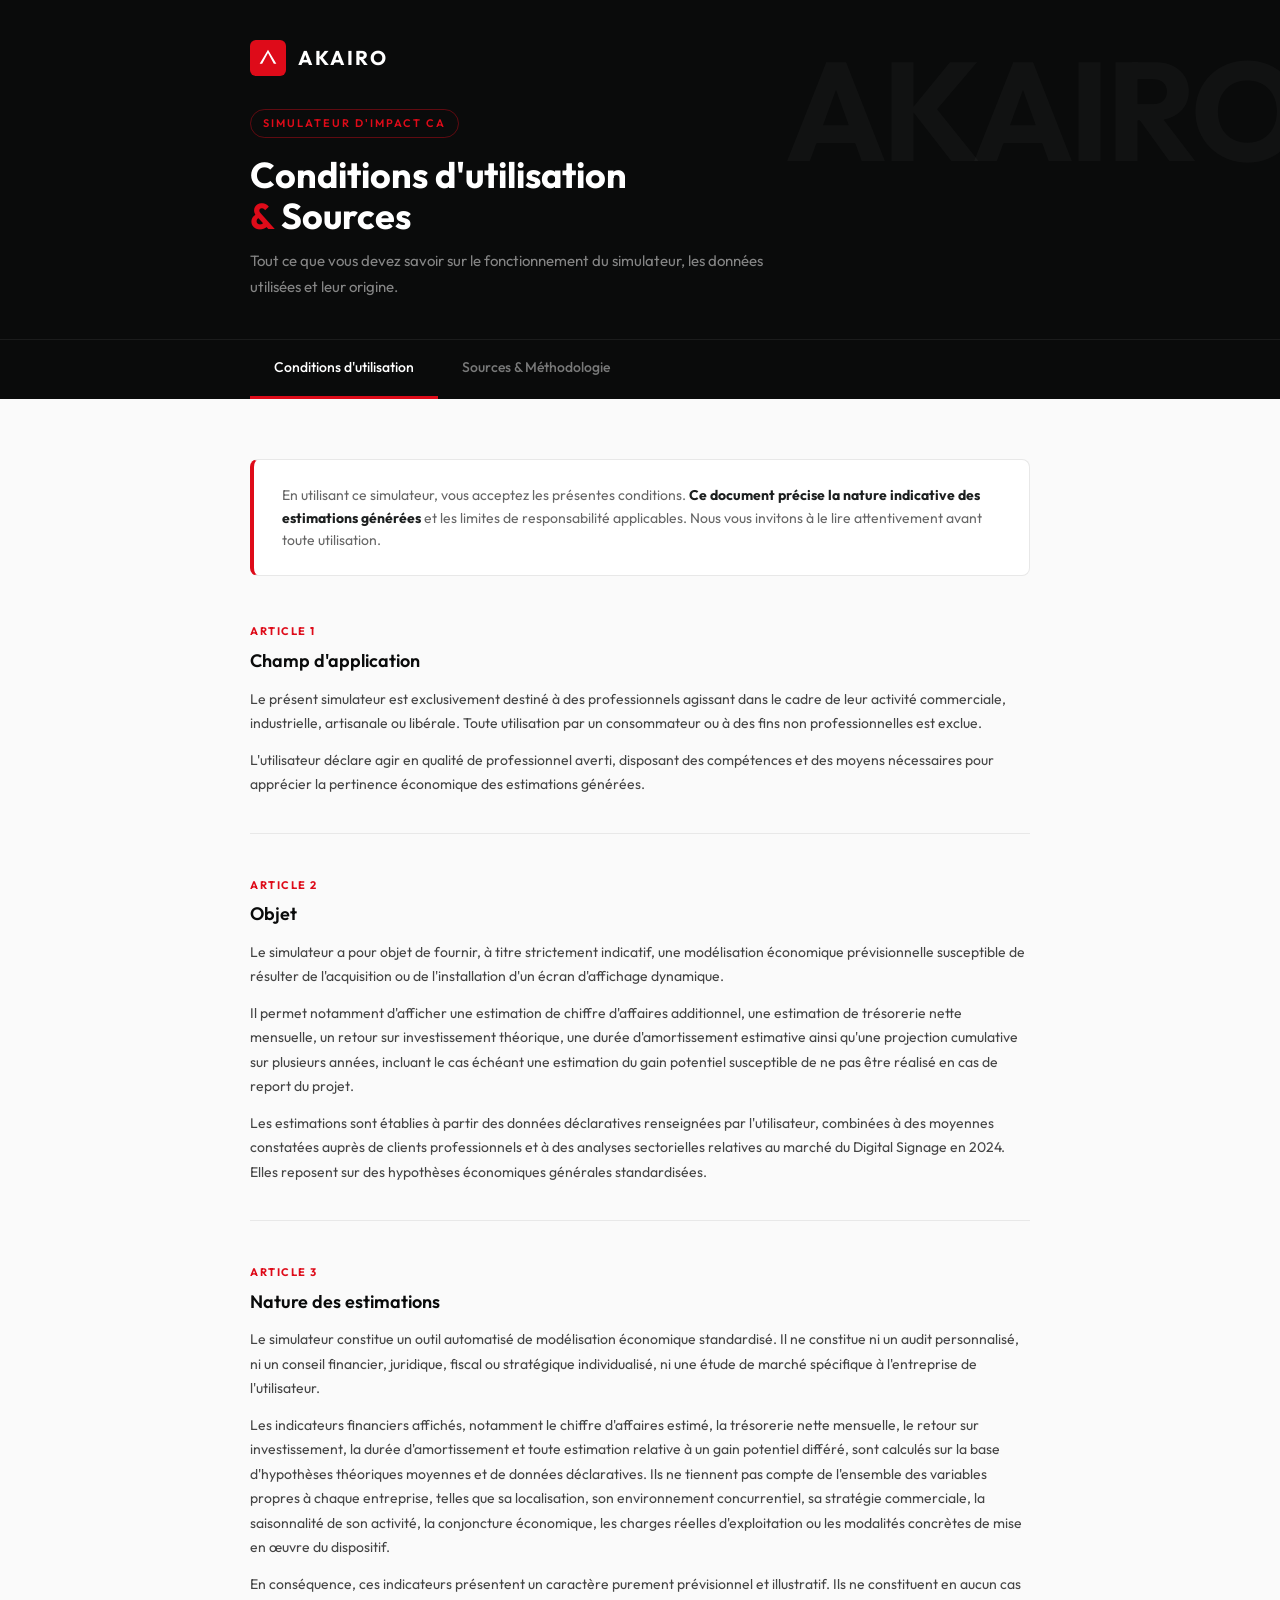
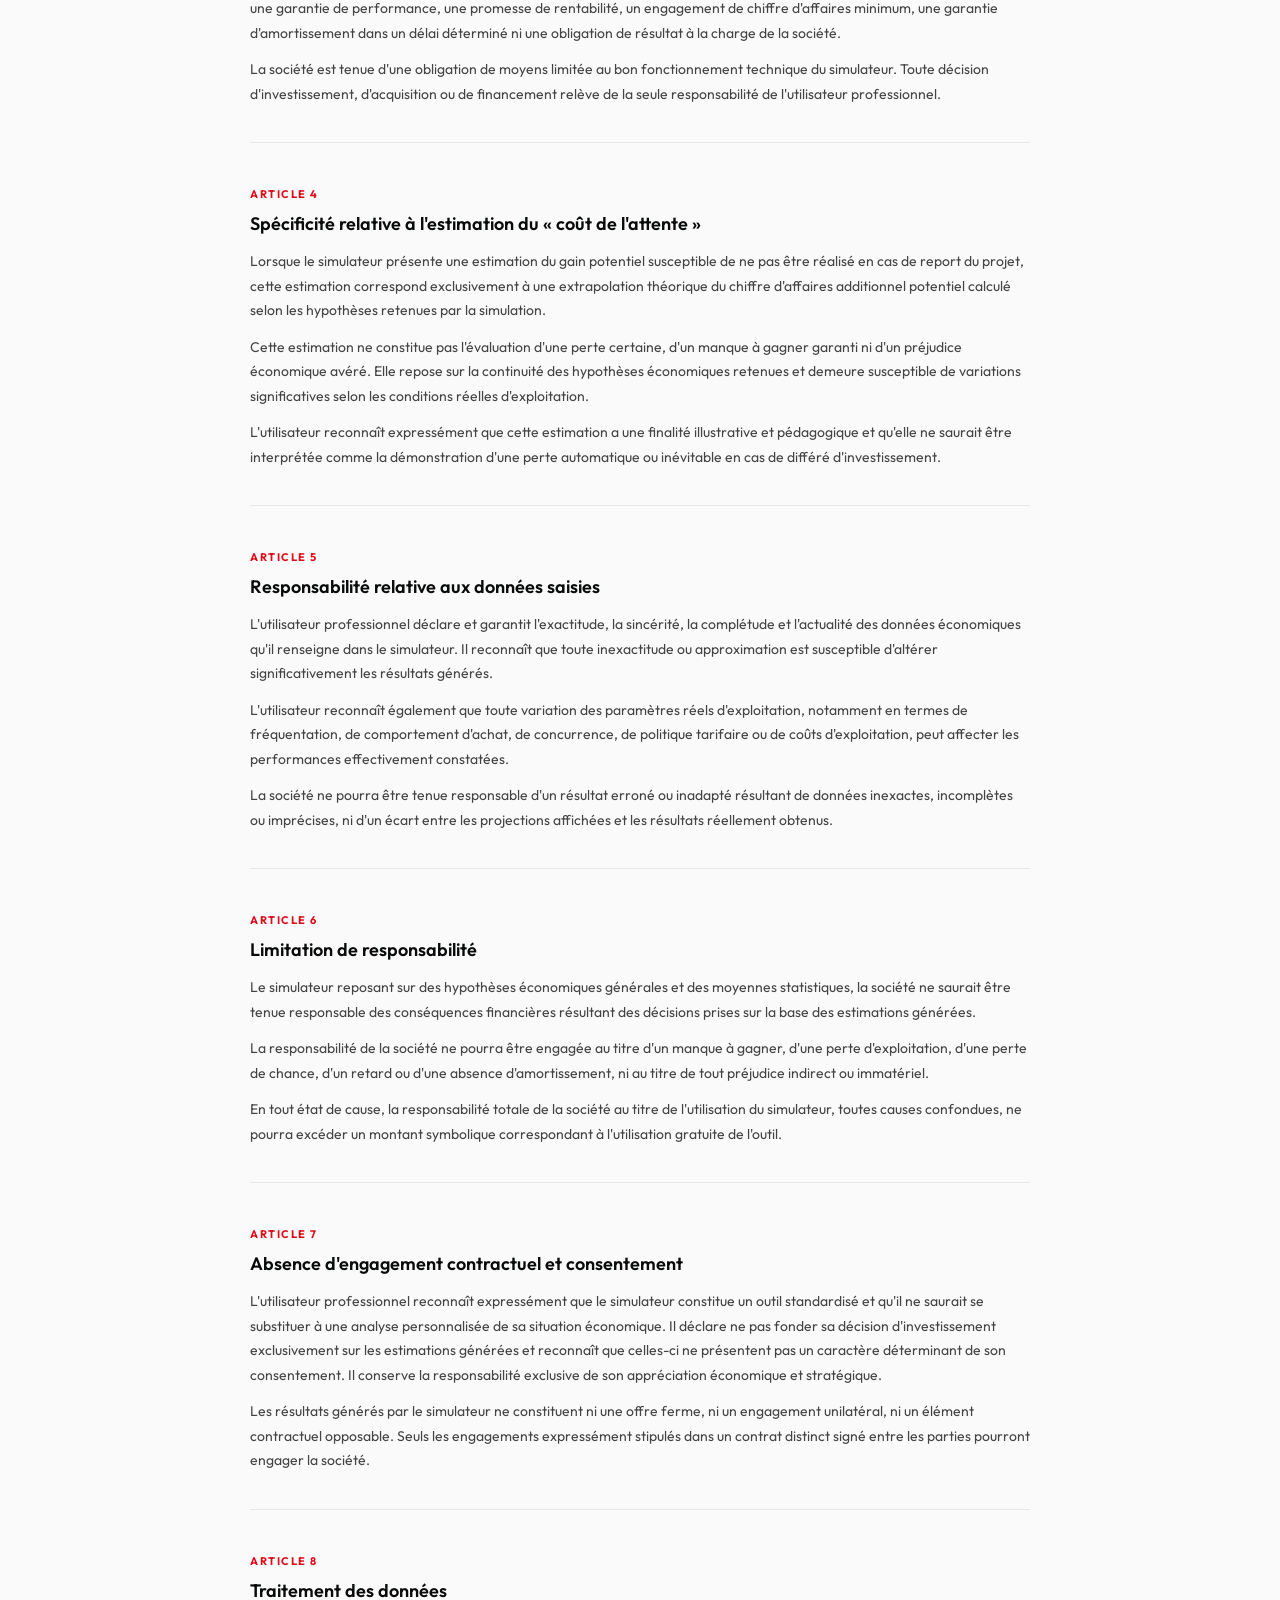
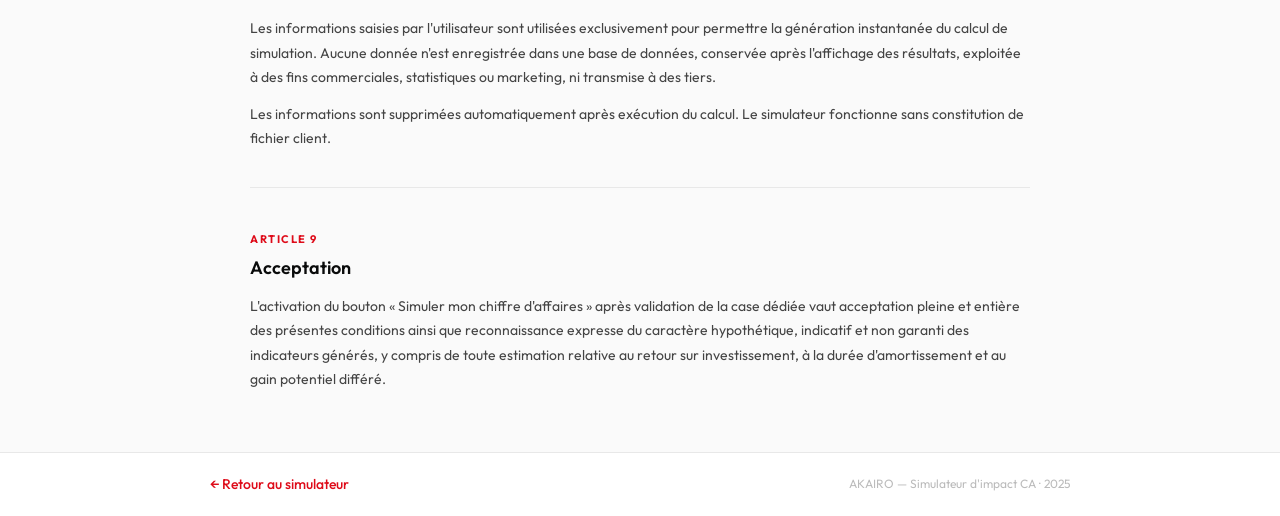
<file: conditions.html>
<!DOCTYPE html>
<html lang="fr">
<head>
  <meta charset="UTF-8">
  <meta name="viewport" content="width=device-width, initial-scale=1.0">
  <title>Conditions d'utilisation & Sources — Simulateur AKAIRO</title>
  <link href="https://fonts.googleapis.com/css2?family=Outfit:wght@300;400;500;600;700&display=swap" rel="stylesheet">
  <style>
    *, *::before, *::after { box-sizing: border-box; margin: 0; padding: 0; }

    :root {
      --red: #DE0B19;
      --red-dark: #910F14;
      --black: #0A0B0B;
      --dark: #1C1F1F;
      --gray: #666;
      --light-gray: #F8F9FA;
      --border: #E8E8E8;
    }

    body {
      font-family: 'Outfit', sans-serif;
      background: #FAFAFA;
      color: var(--dark);
      line-height: 1.7;
    }

    /* ── HEADER ── */
    .page-header {
      background: var(--black);
      padding: 40px 0 0;
      position: relative;
      overflow: hidden;
    }

    .page-header::before {
      content: 'AKAIRO';
      position: absolute;
      right: -20px;
      top: -10px;
      font-size: 140px;
      font-weight: 700;
      color: rgba(255,255,255,0.03);
      letter-spacing: -4px;
      pointer-events: none;
      user-select: none;
    }

    .header-inner {
      max-width: 860px;
      margin: 0 auto;
      padding: 0 40px 40px;
    }

    .header-logo {
      display: flex;
      align-items: center;
      gap: 12px;
      margin-bottom: 32px;
    }

    .logo-mark {
      width: 36px;
      height: 36px;
      background: var(--red);
      border-radius: 6px;
      display: flex;
      align-items: center;
      justify-content: center;
    }

    .logo-mark svg {
      width: 20px;
      height: 20px;
      fill: white;
    }

    .logo-text {
      font-size: 20px;
      font-weight: 700;
      color: white;
      letter-spacing: 2px;
    }

    .header-tag {
      display: inline-block;
      font-size: 11px;
      font-weight: 600;
      text-transform: uppercase;
      letter-spacing: 2px;
      color: var(--red);
      border: 1px solid rgba(222,11,25,0.4);
      padding: 4px 12px;
      border-radius: 20px;
      margin-bottom: 16px;
    }

    .header-title {
      font-size: 36px;
      font-weight: 700;
      color: white;
      line-height: 1.15;
      margin-bottom: 12px;
    }

    .header-title span { color: var(--red); }

    .header-sub {
      font-size: 15px;
      color: rgba(255,255,255,0.5);
      max-width: 520px;
    }

    /* ── NAV TABS ── */
    .nav-tabs {
      background: var(--black);
      border-top: 1px solid rgba(255,255,255,0.07);
    }

    .nav-tabs-inner {
      max-width: 860px;
      margin: 0 auto;
      padding: 0 40px;
      display: flex;
      gap: 0;
    }

    .nav-tab {
      padding: 16px 24px;
      font-size: 14px;
      font-weight: 500;
      color: rgba(255,255,255,0.45);
      text-decoration: none;
      border-bottom: 3px solid transparent;
      transition: all 0.2s;
      cursor: pointer;
    }

    .nav-tab:hover { color: rgba(255,255,255,0.8); }
    .nav-tab.active { color: white; border-bottom-color: var(--red); }

    /* ── MAIN CONTENT ── */
    .page-content {
      max-width: 860px;
      margin: 0 auto;
      padding: 60px 40px;
    }

    .section { display: none; }
    .section.active { display: block; }

    /* ── SECTION INTRO ── */
    .section-intro {
      background: white;
      border: 1px solid var(--border);
      border-left: 4px solid var(--red);
      border-radius: 8px;
      padding: 24px 28px;
      margin-bottom: 40px;
    }

    .section-intro p {
      font-size: 14px;
      color: var(--gray);
      line-height: 1.6;
    }

    .section-intro strong { color: var(--dark); }

    /* ── LEGAL ARTICLES ── */
    .article {
      margin-bottom: 36px;
      padding-bottom: 36px;
      border-bottom: 1px solid var(--border);
    }

    .article:last-child {
      border-bottom: none;
      margin-bottom: 0;
      padding-bottom: 0;
    }

    .article-number {
      display: inline-block;
      font-size: 11px;
      font-weight: 700;
      text-transform: uppercase;
      letter-spacing: 1.5px;
      color: var(--red);
      margin-bottom: 8px;
    }

    .article h3 {
      font-size: 18px;
      font-weight: 600;
      color: var(--black);
      margin-bottom: 14px;
      line-height: 1.3;
    }

    .article p {
      font-size: 14px;
      color: #444;
      line-height: 1.75;
      margin-bottom: 12px;
    }

    .article p:last-child { margin-bottom: 0; }

    /* ── SOURCES SECTION ── */
    .sources-intro {
      margin-bottom: 48px;
    }

    .sources-intro h2 {
      font-size: 28px;
      font-weight: 700;
      color: var(--black);
      margin-bottom: 10px;
    }

    .sources-intro p {
      font-size: 15px;
      color: var(--gray);
      max-width: 600px;
    }

    /* Modèle V3.1 */
    .model-block {
      background: var(--black);
      border-radius: 12px;
      padding: 32px;
      margin-bottom: 48px;
      color: white;
    }

    .model-block h3 {
      font-size: 16px;
      font-weight: 600;
      color: white;
      margin-bottom: 6px;
    }

    .model-subtitle {
      font-size: 13px;
      color: rgba(255,255,255,0.4);
      margin-bottom: 28px;
    }

    .model-formula {
      background: rgba(255,255,255,0.05);
      border: 1px solid rgba(255,255,255,0.1);
      border-radius: 8px;
      padding: 20px 24px;
      margin-bottom: 20px;
      font-family: 'Courier New', monospace;
    }

    .formula-label {
      font-size: 11px;
      text-transform: uppercase;
      letter-spacing: 1.5px;
      color: var(--red);
      margin-bottom: 10px;
      font-family: 'Outfit', sans-serif;
    }

    .formula-line {
      font-size: 15px;
      color: white;
      line-height: 2;
    }

    .formula-comment {
      font-size: 12px;
      color: rgba(255,255,255,0.4);
    }

    .model-params {
      display: grid;
      grid-template-columns: repeat(3, 1fr);
      gap: 12px;
      margin-top: 20px;
    }

    .param-card {
      background: rgba(255,255,255,0.05);
      border-radius: 8px;
      padding: 16px;
      border: 1px solid rgba(255,255,255,0.08);
    }

    .param-name {
      font-size: 20px;
      font-weight: 700;
      color: var(--red);
      margin-bottom: 4px;
      font-family: 'Courier New', monospace;
    }

    .param-desc {
      font-size: 12px;
      color: rgba(255,255,255,0.5);
      line-height: 1.4;
    }

    /* Tableau des indicateurs */
    .indicators-title {
      font-size: 20px;
      font-weight: 600;
      color: var(--black);
      margin-bottom: 6px;
    }

    .indicators-sub {
      font-size: 13px;
      color: var(--gray);
      margin-bottom: 20px;
    }

    .indicators-table {
      width: 100%;
      border-collapse: collapse;
      margin-bottom: 48px;
      font-size: 13px;
    }

    .indicators-table thead th {
      background: var(--black);
      color: white;
      padding: 12px 16px;
      text-align: left;
      font-weight: 600;
      font-size: 12px;
      text-transform: uppercase;
      letter-spacing: 0.5px;
    }

    .indicators-table thead th:first-child { border-radius: 6px 0 0 0; }
    .indicators-table thead th:last-child { border-radius: 0 6px 0 0; }

    .indicators-table tbody tr {
      border-bottom: 1px solid var(--border);
      transition: background 0.15s;
    }

    .indicators-table tbody tr:hover { background: #F5F5F5; }
    .indicators-table tbody tr:last-child { border-bottom: none; }

    .indicators-table td {
      padding: 14px 16px;
      color: #444;
      vertical-align: top;
    }

    .indicators-table td:first-child { font-weight: 500; color: var(--dark); }

    .badge-value {
      display: inline-block;
      background: rgba(222,11,25,0.08);
      color: var(--red);
      font-weight: 700;
      font-size: 13px;
      padding: 2px 10px;
      border-radius: 20px;
      white-space: nowrap;
    }

    .source-link {
      color: var(--red);
      text-decoration: none;
      font-size: 12px;
      word-break: break-all;
    }

    .source-link:hover { text-decoration: underline; }

    /* Cartes sources */
    .sources-title {
      font-size: 20px;
      font-weight: 600;
      color: var(--black);
      margin-bottom: 6px;
    }

    .sources-sub {
      font-size: 13px;
      color: var(--gray);
      margin-bottom: 24px;
    }

    .sources-grid {
      display: grid;
      grid-template-columns: 1fr 1fr;
      gap: 16px;
      margin-bottom: 48px;
    }

    .source-card {
      background: white;
      border: 1px solid var(--border);
      border-radius: 10px;
      padding: 20px;
      transition: border-color 0.2s;
    }

    .source-card:hover { border-color: var(--red); }

    .source-card-label {
      font-size: 11px;
      font-weight: 600;
      text-transform: uppercase;
      letter-spacing: 1px;
      color: var(--red);
      margin-bottom: 8px;
    }

    .source-card-title {
      font-size: 14px;
      font-weight: 600;
      color: var(--black);
      margin-bottom: 6px;
      line-height: 1.4;
    }

    .source-card-meta {
      font-size: 12px;
      color: var(--gray);
      margin-bottom: 12px;
      line-height: 1.5;
    }

    .source-card a {
      font-size: 12px;
      color: var(--red);
      text-decoration: none;
      word-break: break-all;
    }

    .source-card a:hover { text-decoration: underline; }

    /* ── BACK LINK ── */
    .back-bar {
      background: white;
      border-top: 1px solid var(--border);
      padding: 20px 40px;
    }

    .back-bar-inner {
      max-width: 860px;
      margin: 0 auto;
      display: flex;
      justify-content: space-between;
      align-items: center;
    }

    .back-link {
      font-size: 14px;
      color: var(--red);
      text-decoration: none;
      font-weight: 500;
      display: flex;
      align-items: center;
      gap: 8px;
      transition: gap 0.2s;
    }

    .back-link:hover { gap: 12px; }

    .back-meta {
      font-size: 12px;
      color: #BBB;
    }

    /* ── RESPONSIVE ── */
    @media (max-width: 640px) {
      .header-inner, .page-content { padding: 32px 20px; }
      .nav-tabs-inner { padding: 0 20px; }
      .header-title { font-size: 26px; }
      .model-params { grid-template-columns: 1fr 1fr; }
      .sources-grid { grid-template-columns: 1fr; }
      .indicators-table { font-size: 12px; }
      .indicators-table td, .indicators-table th { padding: 10px 12px; }
      .back-bar { padding: 20px; }
    }
  </style>
</head>
<body>

<!-- HEADER -->
<header class="page-header">
  <div class="header-inner">
    <div class="header-logo">
      <div class="logo-mark">
        <svg viewBox="0 0 24 24"><path d="M12 2L2 19h20L12 2zm0 4l7 13H5l7-13z"/></svg>
      </div>
      <span class="logo-text">AKAIRO</span>
    </div>
    <div class="header-tag">Simulateur d'impact CA</div>
    <h1 class="header-title">Conditions d'utilisation<br><span>&</span> Sources</h1>
    <p class="header-sub">Tout ce que vous devez savoir sur le fonctionnement du simulateur, les données utilisées et leur origine.</p>
  </div>
  <nav class="nav-tabs">
    <div class="nav-tabs-inner">
      <a class="nav-tab active" onclick="switchTab('conditions', this)">Conditions d'utilisation</a>
      <a class="nav-tab" onclick="switchTab('sources', this)">Sources & Méthodologie</a>
    </div>
  </nav>
</header>

<!-- MAIN -->
<main class="page-content">

  <!-- ═══════════════════════════════════════ -->
  <!-- ONGLET 1 — CONDITIONS D'UTILISATION   -->
  <!-- ═══════════════════════════════════════ -->
  <div class="section active" id="section-conditions">

    <div class="section-intro">
      <p>En utilisant ce simulateur, vous acceptez les présentes conditions. <strong>Ce document précise la nature indicative des estimations générées</strong> et les limites de responsabilité applicables. Nous vous invitons à le lire attentivement avant toute utilisation.</p>
    </div>

    <div class="article">
      <span class="article-number">Article 1</span>
      <h3>Champ d'application</h3>
      <p>Le présent simulateur est exclusivement destiné à des professionnels agissant dans le cadre de leur activité commerciale, industrielle, artisanale ou libérale. Toute utilisation par un consommateur ou à des fins non professionnelles est exclue.</p>
      <p>L'utilisateur déclare agir en qualité de professionnel averti, disposant des compétences et des moyens nécessaires pour apprécier la pertinence économique des estimations générées.</p>
    </div>

    <div class="article">
      <span class="article-number">Article 2</span>
      <h3>Objet</h3>
      <p>Le simulateur a pour objet de fournir, à titre strictement indicatif, une modélisation économique prévisionnelle susceptible de résulter de l'acquisition ou de l'installation d'un écran d'affichage dynamique.</p>
      <p>Il permet notamment d'afficher une estimation de chiffre d'affaires additionnel, une estimation de trésorerie nette mensuelle, un retour sur investissement théorique, une durée d'amortissement estimative ainsi qu'une projection cumulative sur plusieurs années, incluant le cas échéant une estimation du gain potentiel susceptible de ne pas être réalisé en cas de report du projet.</p>
      <p>Les estimations sont établies à partir des données déclaratives renseignées par l'utilisateur, combinées à des moyennes constatées auprès de clients professionnels et à des analyses sectorielles relatives au marché du Digital Signage en 2024. Elles reposent sur des hypothèses économiques générales standardisées.</p>
    </div>

    <div class="article">
      <span class="article-number">Article 3</span>
      <h3>Nature des estimations</h3>
      <p>Le simulateur constitue un outil automatisé de modélisation économique standardisé. Il ne constitue ni un audit personnalisé, ni un conseil financier, juridique, fiscal ou stratégique individualisé, ni une étude de marché spécifique à l'entreprise de l'utilisateur.</p>
      <p>Les indicateurs financiers affichés, notamment le chiffre d'affaires estimé, la trésorerie nette mensuelle, le retour sur investissement, la durée d'amortissement et toute estimation relative à un gain potentiel différé, sont calculés sur la base d'hypothèses théoriques moyennes et de données déclaratives. Ils ne tiennent pas compte de l'ensemble des variables propres à chaque entreprise, telles que sa localisation, son environnement concurrentiel, sa stratégie commerciale, la saisonnalité de son activité, la conjoncture économique, les charges réelles d'exploitation ou les modalités concrètes de mise en œuvre du dispositif.</p>
      <p>En conséquence, ces indicateurs présentent un caractère purement prévisionnel et illustratif. Ils ne constituent en aucun cas une garantie de performance, une promesse de rentabilité, un engagement de chiffre d'affaires minimum, une garantie d'amortissement dans un délai déterminé ni une obligation de résultat à la charge de la société.</p>
      <p>La société est tenue d'une obligation de moyens limitée au bon fonctionnement technique du simulateur. Toute décision d'investissement, d'acquisition ou de financement relève de la seule responsabilité de l'utilisateur professionnel.</p>
    </div>

    <div class="article">
      <span class="article-number">Article 4</span>
      <h3>Spécificité relative à l'estimation du « coût de l'attente »</h3>
      <p>Lorsque le simulateur présente une estimation du gain potentiel susceptible de ne pas être réalisé en cas de report du projet, cette estimation correspond exclusivement à une extrapolation théorique du chiffre d'affaires additionnel potentiel calculé selon les hypothèses retenues par la simulation.</p>
      <p>Cette estimation ne constitue pas l'évaluation d'une perte certaine, d'un manque à gagner garanti ni d'un préjudice économique avéré. Elle repose sur la continuité des hypothèses économiques retenues et demeure susceptible de variations significatives selon les conditions réelles d'exploitation.</p>
      <p>L'utilisateur reconnaît expressément que cette estimation a une finalité illustrative et pédagogique et qu'elle ne saurait être interprétée comme la démonstration d'une perte automatique ou inévitable en cas de différé d'investissement.</p>
    </div>

    <div class="article">
      <span class="article-number">Article 5</span>
      <h3>Responsabilité relative aux données saisies</h3>
      <p>L'utilisateur professionnel déclare et garantit l'exactitude, la sincérité, la complétude et l'actualité des données économiques qu'il renseigne dans le simulateur. Il reconnaît que toute inexactitude ou approximation est susceptible d'altérer significativement les résultats générés.</p>
      <p>L'utilisateur reconnaît également que toute variation des paramètres réels d'exploitation, notamment en termes de fréquentation, de comportement d'achat, de concurrence, de politique tarifaire ou de coûts d'exploitation, peut affecter les performances effectivement constatées.</p>
      <p>La société ne pourra être tenue responsable d'un résultat erroné ou inadapté résultant de données inexactes, incomplètes ou imprécises, ni d'un écart entre les projections affichées et les résultats réellement obtenus.</p>
    </div>

    <div class="article">
      <span class="article-number">Article 6</span>
      <h3>Limitation de responsabilité</h3>
      <p>Le simulateur reposant sur des hypothèses économiques générales et des moyennes statistiques, la société ne saurait être tenue responsable des conséquences financières résultant des décisions prises sur la base des estimations générées.</p>
      <p>La responsabilité de la société ne pourra être engagée au titre d'un manque à gagner, d'une perte d'exploitation, d'une perte de chance, d'un retard ou d'une absence d'amortissement, ni au titre de tout préjudice indirect ou immatériel.</p>
      <p>En tout état de cause, la responsabilité totale de la société au titre de l'utilisation du simulateur, toutes causes confondues, ne pourra excéder un montant symbolique correspondant à l'utilisation gratuite de l'outil.</p>
    </div>

    <div class="article">
      <span class="article-number">Article 7</span>
      <h3>Absence d'engagement contractuel et consentement</h3>
      <p>L'utilisateur professionnel reconnaît expressément que le simulateur constitue un outil standardisé et qu'il ne saurait se substituer à une analyse personnalisée de sa situation économique. Il déclare ne pas fonder sa décision d'investissement exclusivement sur les estimations générées et reconnaît que celles-ci ne présentent pas un caractère déterminant de son consentement. Il conserve la responsabilité exclusive de son appréciation économique et stratégique.</p>
      <p>Les résultats générés par le simulateur ne constituent ni une offre ferme, ni un engagement unilatéral, ni un élément contractuel opposable. Seuls les engagements expressément stipulés dans un contrat distinct signé entre les parties pourront engager la société.</p>
    </div>

    <div class="article">
      <span class="article-number">Article 8</span>
      <h3>Traitement des données</h3>
      <p>Les informations saisies par l'utilisateur sont utilisées exclusivement pour permettre la génération instantanée du calcul de simulation. Aucune donnée n'est enregistrée dans une base de données, conservée après l'affichage des résultats, exploitée à des fins commerciales, statistiques ou marketing, ni transmise à des tiers.</p>
      <p>Les informations sont supprimées automatiquement après exécution du calcul. Le simulateur fonctionne sans constitution de fichier client.</p>
    </div>

    <div class="article">
      <span class="article-number">Article 9</span>
      <h3>Acceptation</h3>
      <p>L'activation du bouton « Simuler mon chiffre d'affaires » après validation de la case dédiée vaut acceptation pleine et entière des présentes conditions ainsi que reconnaissance expresse du caractère hypothétique, indicatif et non garanti des indicateurs générés, y compris de toute estimation relative au retour sur investissement, à la durée d'amortissement et au gain potentiel différé.</p>
    </div>

  </div><!-- /section-conditions -->


  <!-- ════════════════════════════════════════ -->
  <!-- ONGLET 2 — SOURCES & MÉTHODOLOGIE       -->
  <!-- ════════════════════════════════════════ -->
  <div class="section" id="section-sources">

    <div class="sources-intro">
      <h2>Sources</h2>
      <p>Comprendre d'où viennent les chiffres, quelles études ont servi de base, et comment le moteur de calcul transforme vos données en projection de CA.</p>
    </div>

    <!-- Tableau des indicateurs sectoriels -->
    <p class="indicators-title">Indicateurs sectoriels utilisés</p>
    <p class="indicators-sub">Les données ci-dessous ont servi de base à la calibration du modèle et aux ordres de grandeur affichés dans le simulateur.</p>

    <table class="indicators-table">
      <thead>
        <tr>
          <th>Indicateur</th>
          <th>Valeur</th>
          <th>Type d'effet</th>
          <th>Source</th>
        </tr>
      </thead>
      <tbody>
        <tr>
          <td>Hausse moyenne des ventes sur produits promus</td>
          <td><span class="badge-value">+8,1%</span></td>
          <td>Taux de conversion — 237 campagnes Digital Signage</td>
          <td><a class="source-link" href="https://www.clickz.com/does-in-store-digital-signage-actually-work-four-years-of-data-say-yes/272321/" target="_blank">ClickZ — Quatre ans de données</a></td>
        </tr>
        <tr>
          <td>Hausse max. observée sur ventes promues (vs print)</td>
          <td><span class="badge-value">jusqu'à +33%</span></td>
          <td>Ventes produit — rayons en digital vs print</td>
          <td><a class="source-link" href="https://moodmedia.com/gb/sight/data-behind-digital-signage/" target="_blank">Mood Media — Les données derrière la signalétique numérique</a></td>
        </tr>
        <tr>
          <td>Hausse moyenne des ventes après installation</td>
          <td><span class="badge-value">+29,5%</span></td>
          <td>Ventes globales — zones exposées</td>
          <td><a class="source-link" href="https://insights.samsung.com/2025/12/30/how-digital-signage-drives-retail-traffic-and-sales-2/" target="_blank">Samsung Insights — 2025, impact du Digital Signage sur le trafic et les ventes retail</a></td>
        </tr>
        <tr>
          <td>Plage d'augmentation de trafic avec Digital Signage</td>
          <td><span class="badge-value">+15% à +30%</span></td>
          <td>Trafic entrant — agrégat multi-études</td>
          <td><a class="source-link" href="https://opensign.us/blog/digital-signs-boost-foot-traffic" target="_blank">OpenSign — Étude sur le trafic piéton</a></td>
        </tr>
        <tr>
          <td>Part des achats motivés par la vitrine</td>
          <td><span class="badge-value">23% du CA</span></td>
          <td>Sensibilité à la vitrine — décision d'achat</td>
          <td><a class="source-link" href="https://localscreens.pl/en/blog/the-screen-for-the-shop-window/" target="_blank">LocalScreens — Vitrine de magasin</a></td>
        </tr>
        <tr>
          <td>Clients déclarant que le Digital Signage influence leur achat</td>
          <td><span class="badge-value">68–70%</span></td>
          <td>Comportement — enquêtes Nielsen & retail</td>
          <td><a class="source-link" href="https://insights.samsung.com/2025/12/30/how-digital-signage-drives-retail-traffic-and-sales-2/" target="_blank">Samsung / Nielsen — Influence du Digital Signage sur l'achat</a></td>
        </tr>
        <tr>
          <td>Réduction du temps d'attente perçu</td>
          <td><span class="badge-value">jusqu'à −35%</span></td>
          <td>Expérience client</td>
          <td><a class="source-link" href="https://wovenmedia.com/blog/improve-in-store-experience-and-increase-sales-with-digital-signage/" target="_blank">Milward Brown / Impax Media — Expérience en magasin et attente perçue</a></td>
        </tr>
        <tr>
          <td>ROI brut moyen pour les marques</td>
          <td><span class="badge-value">+21%</span></td>
          <td>ROI média — investissements écrans vs ventes incrémentales</td>
          <td><a class="source-link" href="https://www.sixteen-nine.net/2026/01/19/retail-study-offers-empirical-evidence-that-screens-in-stores-really-do-drive-significant-sales-bumps/" target="_blank">Sixteen-Nine — Étude retail 2026</a></td>
        </tr>
        <tr>
          <td>Enseignes voyant un gain significatif Digital vs Print</td>
          <td><span class="badge-value">80%</span></td>
          <td>Adoption réussie — 120 magasins suivis</td>
          <td><a class="source-link" href="https://moodmedia.com/gb/sight/data-behind-digital-signage/" target="_blank">Mood Media</a></td>
        </tr>
      </tbody>
    </table>

    <!-- Pourquoi k = 0,435 -->
    <p class="indicators-title">Origine du coefficient k = 0,435</p>
    <p class="indicators-sub">Ce coefficient calibre la qualité de conversion des visiteurs supplémentaires attirés par l'écran vitrine.</p>

    <table class="indicators-table" style="margin-bottom: 16px;">
      <thead>
        <tr>
          <th>Indicateur observé</th>
          <th>Valeur</th>
          <th>Source</th>
        </tr>
      </thead>
      <tbody>
        <tr>
          <td>Hausse de trafic constatée</td>
          <td><span class="badge-value">+23%</span></td>
          <td><a class="source-link" href="https://www.researchgate.net/publication/250168733_Behavioral_Effects_of_Digital_Signage" target="_blank">Effets comportementaux de la signalétique numérique — ResearchGate</a></td>
        </tr>
        <tr>
          <td>Hausse des transactions constatée</td>
          <td><span class="badge-value">+10%</span></td>
          <td><a class="source-link" href="https://www.researchgate.net/publication/250168733_Behavioral_Effects_of_Digital_Signage" target="_blank">Effets comportementaux de la signalétique numérique — ResearchGate</a></td>
        </tr>
        <tr>
          <td>Ratio k = % ventes / % trafic</td>
          <td><span class="badge-value">10% ÷ 23% = 0,435</span></td>
          <td>Calcul AKAIRO — les nouveaux entrants convertissent à 43,5% du taux habituel</td>
        </tr>
      </tbody>
    </table>

    <div class="section-intro" style="margin-bottom: 40px;">
      <p><strong>Interprétation :</strong> Un visiteur attiré par l'écran vitrine n'est pas aussi qualifié qu'un client qui pousse naturellement la porte. Le coefficient k traduit cette réalité : le trafic incrémental convertit moins bien que le trafic habituel. Avec +10% de trafic et k = 0,435, on obtient environ +4,35% de transactions supplémentaires — une projection prudente et défendable.</p>
    </div>

    <!-- Cartes sources principales -->
    <p class="sources-title">Sources principales</p>
    <p class="sources-sub">Les études et publications académiques sur lesquelles repose le calibrage du modèle.</p>

    <div class="sources-grid">
      <div class="source-card">
        <div class="source-card-label">Académique</div>
        <div class="source-card-title">Effets comportementaux de la signalétique numérique</div>
        <div class="source-card-meta">Étude académique parue sur ResearchGate. Mesure les effets comportementaux des écrans en commerce — trafic +23%, transactions +10%. Base de calibration du coefficient k = 0,435.</div>
        <a href="https://www.researchgate.net/publication/250168733_Behavioral_Effects_of_Digital_Signage" target="_blank">researchgate.net →</a>
      </div>

      <div class="source-card">
        <div class="source-card-label">Marché 2025</div>
        <div class="source-card-title">Comment la signalétique numérique stimule le trafic et les ventes en magasin</div>
        <div class="source-card-meta">Étude Samsung Insights publiée en décembre 2025. Confirme une hausse moyenne des ventes de +29,5% après installation d'un écran vitrine dans les zones exposées.</div>
        <a href="https://insights.samsung.com/2025/12/30/how-digital-signage-drives-retail-traffic-and-sales-2/" target="_blank">insights.samsung.com →</a>
      </div>

      <div class="source-card">
        <div class="source-card-label">Terrain — 4 ans</div>
        <div class="source-card-title">La signalétique numérique en magasin fonctionne-t-elle vraiment ?</div>
        <div class="source-card-meta">Analyse de 237 campagnes Digital Signage chez une grande enseigne, sur 4 ans de données caisse. Hausse moyenne de +8,1% sur les ventes de produits promus.</div>
        <a href="https://www.clickz.com/does-in-store-digital-signage-actually-work-four-years-of-data-say-yes/272321/" target="_blank">clickz.com →</a>
      </div>

      <div class="source-card">
        <div class="source-card-label">Retail 2026</div>
        <div class="source-card-title">Étude retail — preuves empiriques de l’impact des écrans</div>
        <div class="source-card-meta">Étude publiée par Sixteen-Nine en janvier 2026. Documente un ROI brut moyen de +21% pour les marques ayant investi dans des écrans en point de vente.</div>
        <a href="https://www.sixteen-nine.net/2026/01/19/retail-study-offers-empirical-evidence-that-screens-in-stores-really-do-drive-significant-sales-bumps/" target="_blank">sixteen-nine.net →</a>
      </div>

      <div class="source-card">
        <div class="source-card-label">Expérience client</div>
        <div class="source-card-title">Améliorer l’expérience en magasin avec la signalétique numérique</div>
        <div class="source-card-meta">Étude Milward Brown / Impax Media citée par Woven Media. Documente jusqu'à −35% de temps d'attente perçu grâce aux écrans et l'amélioration de la satisfaction client.</div>
        <a href="https://wovenmedia.com/blog/improve-in-store-experience-and-increase-sales-with-digital-signage/" target="_blank">wovenmedia.com →</a>
      </div>

      <div class="source-card">
        <div class="source-card-label">Vitrine & décision</div>
        <div class="source-card-title">L’écran pour la vitrine de magasin</div>
        <div class="source-card-meta">Analyse LocalScreens sur le rôle de la vitrine dans la décision d'achat. Jusqu'à 23% du CA d'un magasin peut être directement sensible à la qualité et l'animation de la vitrine.</div>
        <a href="https://localscreens.pl/en/blog/the-screen-for-the-shop-window/" target="_blank">localscreens.pl →</a>
      </div>
    </div>

  </div><!-- /section-sources -->

</main>

<!-- BACK BAR -->
<div class="back-bar">
  <div class="back-bar-inner">
    <a href="index.html" class="back-link">← Retour au simulateur</a>
    <span class="back-meta">AKAIRO — Simulateur d'impact CA · 2025</span>
  </div>
</div>

<script>
  function switchTab(tabId, el) {
    document.querySelectorAll('.section').forEach(s => s.classList.remove('active'));
    document.querySelectorAll('.nav-tab').forEach(t => t.classList.remove('active'));
    document.getElementById('section-' + tabId).classList.add('active');
    el.classList.add('active');
  }
</script>

</body>
</html>
</file>
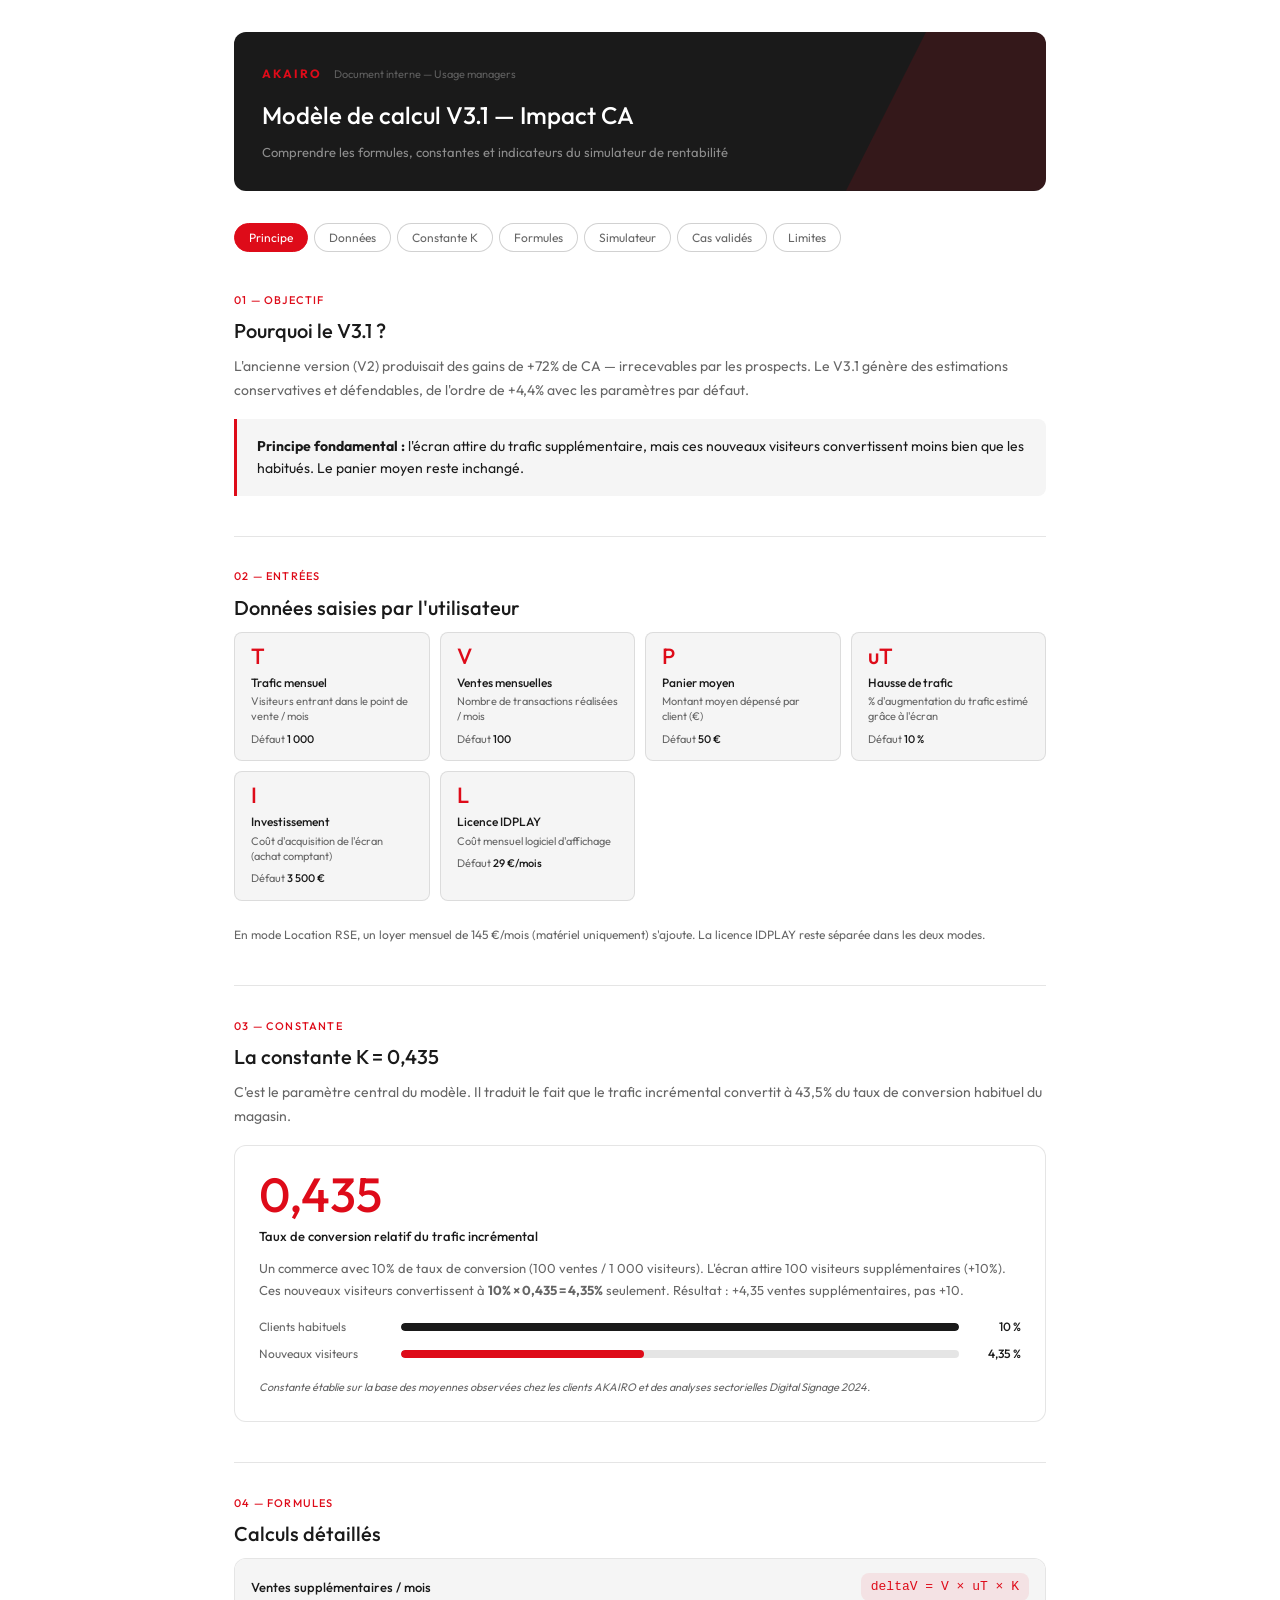
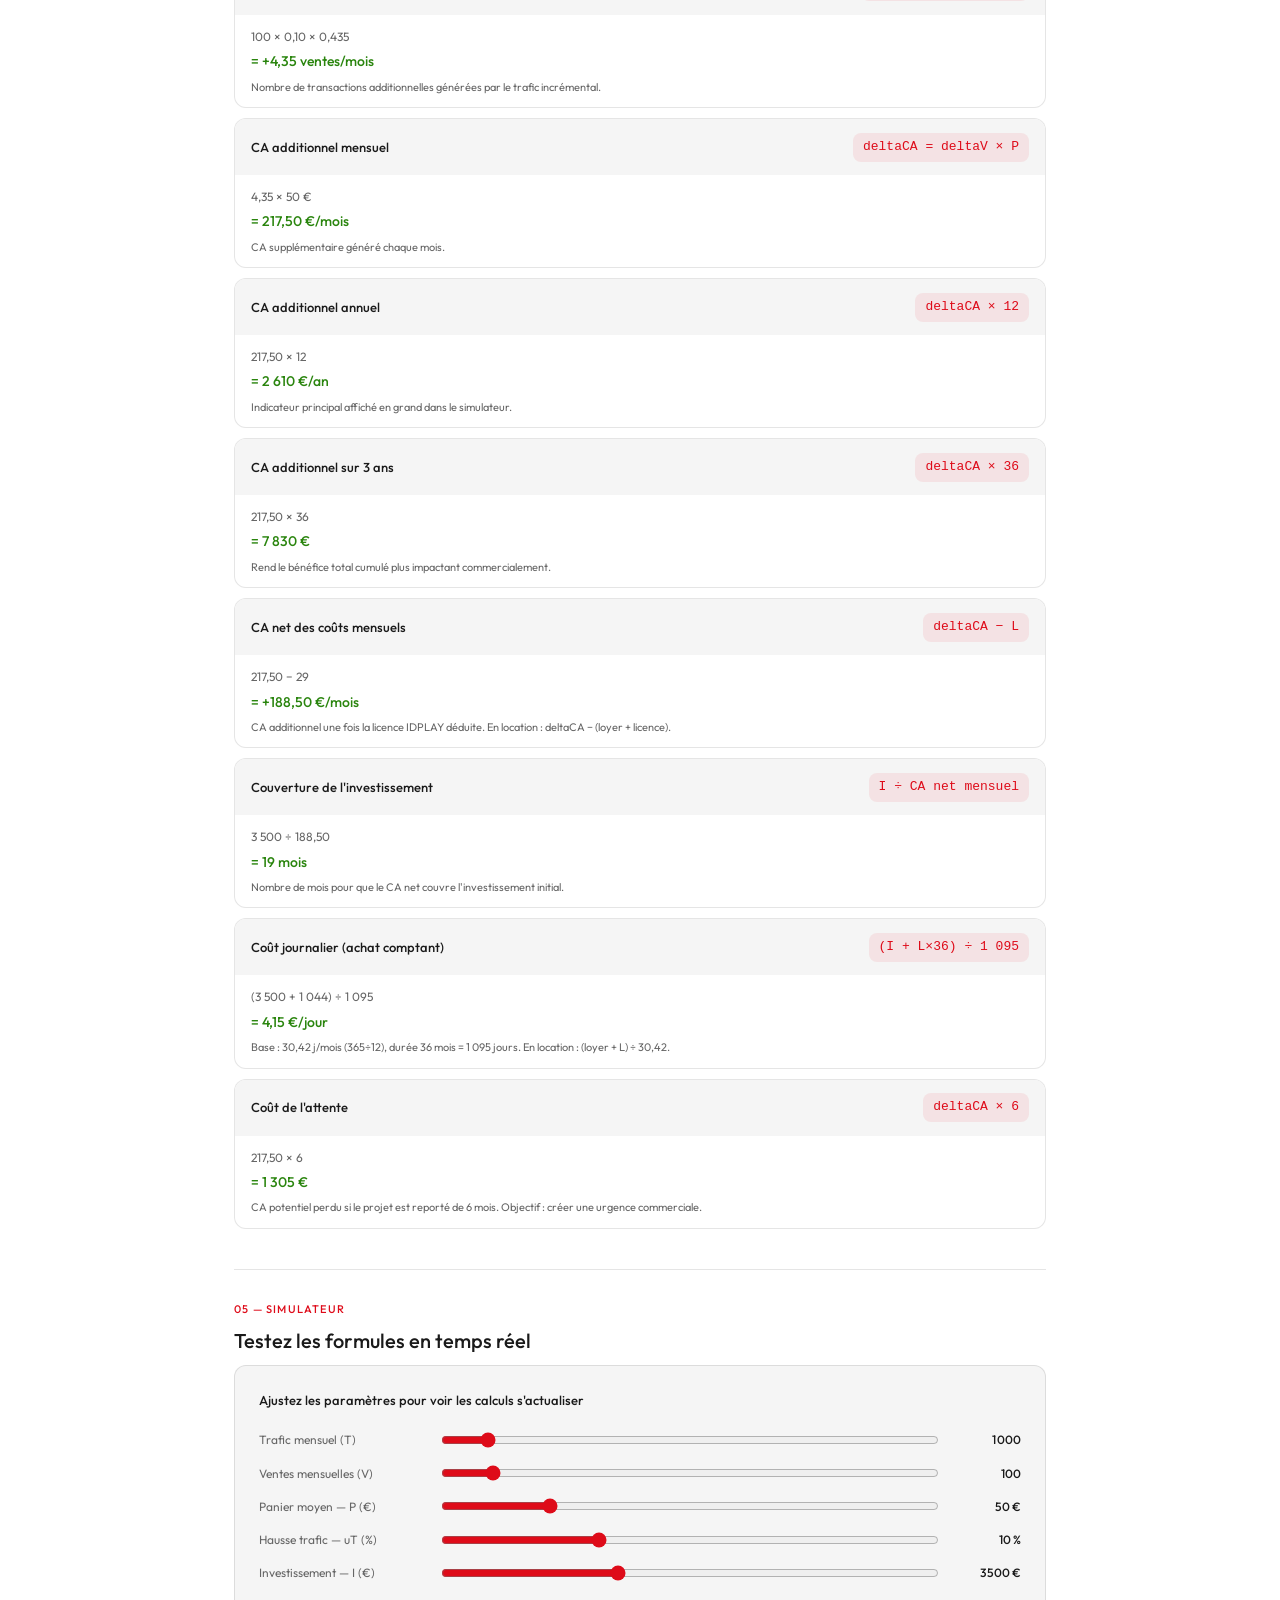
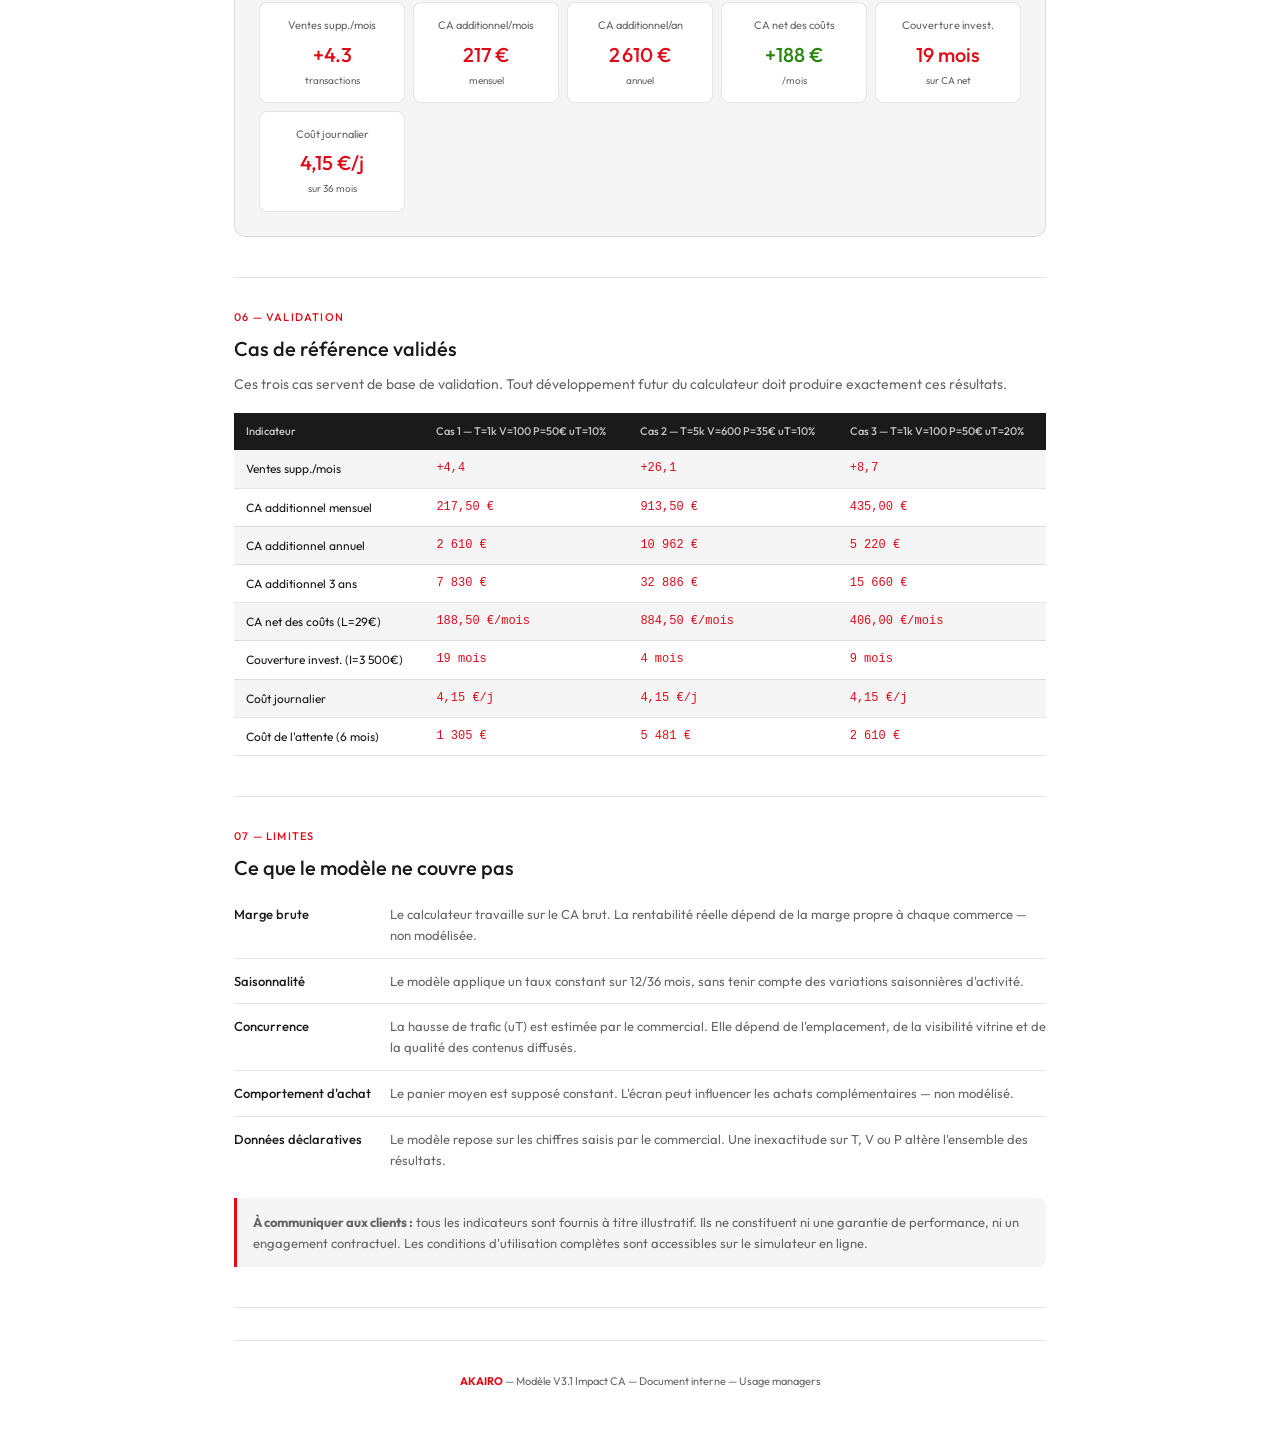
<file: modelv3.html>
<!DOCTYPE html>
<html lang="fr">
<head>
  <meta charset="UTF-8">
  <meta name="viewport" content="width=device-width, initial-scale=1.0">
  <title>Modèle V3.1 — Impact CA — AKAIRO</title>
  <link rel="preconnect" href="https://fonts.googleapis.com">
  <link href="https://fonts.googleapis.com/css2?family=Outfit:wght@400;500;700&display=swap" rel="stylesheet">
  <style>
    :root {
      --red: #DE0B19;
      --dark: #1A1A1A;
      --green: #2a850e;
      --bg: #ffffff;
      --bg2: #F5F5F5;
      --text: #1A1A1A;
      --text2: #666666;
      --border: rgba(0,0,0,0.10);
      --border2: rgba(0,0,0,0.18);
      --radius-md: 8px;
      --radius-lg: 12px;
    }
    @media (prefers-color-scheme: dark) {
      :root {
        --bg: #1A1A1A;
        --bg2: #252525;
        --text: #F0F0F0;
        --text2: #AAAAAA;
        --border: rgba(255,255,255,0.10);
        --border2: rgba(255,255,255,0.18);
      }
    }
    * { box-sizing: border-box; margin: 0; padding: 0; }
    body { font-family: 'Outfit', sans-serif; background: var(--bg); color: var(--text); line-height: 1.6; }

    .container { max-width: 860px; margin: 0 auto; padding: 2rem 1.5rem 4rem; }

    .hero { background: var(--dark); color: #fff; padding: 2rem 1.75rem 1.75rem; border-radius: var(--radius-lg); margin-bottom: 2rem; position: relative; overflow: hidden; }
    .hero::before { content: ''; position: absolute; top: 0; right: 0; width: 200px; height: 100%; background: var(--red); opacity: 0.13; clip-path: polygon(40% 0, 100% 0, 100% 100%, 0% 100%); }
    .hero-logo { font-size: 12px; font-weight: 700; letter-spacing: 2px; text-transform: uppercase; color: var(--red); margin-bottom: 12px; }
    .hero-logo span { color: rgba(255,255,255,0.3); margin-left: 8px; font-weight: 400; letter-spacing: 0; font-size: 11px; text-transform: none; }
    .hero h1 { font-size: 24px; font-weight: 500; color: #fff; margin-bottom: 8px; }
    .hero p { font-size: 13px; color: rgba(255,255,255,0.5); max-width: 500px; }

    .nav { display: flex; gap: 6px; flex-wrap: wrap; margin-bottom: 2.5rem; }
    .nav-btn { font-size: 12px; font-family: 'Outfit', sans-serif; padding: 6px 14px; border-radius: 20px; border: 0.5px solid var(--border2); background: var(--bg); color: var(--text2); cursor: pointer; transition: all 0.15s; }
    .nav-btn:hover, .nav-btn.active { background: var(--red); color: #fff; border-color: var(--red); }

    .section { margin-bottom: 2.5rem; scroll-margin-top: 1rem; }
    .section-label { font-size: 11px; font-weight: 500; letter-spacing: 1.2px; text-transform: uppercase; color: var(--red); margin-bottom: 6px; }
    .section-title { font-size: 20px; font-weight: 500; color: var(--text); margin-bottom: 8px; }
    .section-body { font-size: 14px; color: var(--text2); line-height: 1.7; margin-bottom: 1rem; }

    .divider { height: 0.5px; background: var(--border); margin: 2rem 0; }

    .principle-box { background: var(--bg2); border-left: 3px solid var(--red); border-radius: 0 var(--radius-md) var(--radius-md) 0; padding: 1rem 1.25rem; margin-bottom: 1.5rem; font-size: 14px; color: var(--text); line-height: 1.6; }

    .inputs-grid { display: grid; grid-template-columns: repeat(auto-fit, minmax(160px, 1fr)); gap: 10px; margin-bottom: 1.5rem; }
    .input-card { background: var(--bg2); border-radius: var(--radius-md); padding: 0.75rem 1rem; border: 0.5px solid var(--border); }
    .input-card .tag { font-size: 22px; font-weight: 500; color: var(--red); line-height: 1; margin-bottom: 6px; }
    .input-card .lbl { font-size: 12px; font-weight: 500; color: var(--text); margin-bottom: 2px; }
    .input-card .desc { font-size: 11px; color: var(--text2); line-height: 1.4; }
    .input-card .def { font-size: 11px; color: var(--text2); margin-top: 6px; }
    .input-card .def span { font-weight: 500; color: var(--text); }

    .formula-block { background: var(--bg); border: 0.5px solid var(--border); border-radius: var(--radius-lg); overflow: hidden; margin-bottom: 10px; }
    .formula-header { padding: 0.85rem 1rem; display: flex; justify-content: space-between; align-items: center; gap: 1rem; background: var(--bg2); }
    .formula-name { font-size: 13px; font-weight: 500; color: var(--text); }
    .formula-eq { font-size: 13px; font-family: 'Courier New', monospace; color: var(--red); background: rgba(222,11,25,0.08); padding: 4px 10px; border-radius: var(--radius-md); white-space: nowrap; }
    .formula-body { padding: 0.75rem 1rem; }
    .formula-example { font-size: 12px; color: var(--text2); margin-bottom: 4px; }
    .formula-result { font-size: 14px; font-weight: 500; color: var(--green); }
    .formula-note { font-size: 11px; color: var(--text2); margin-top: 6px; line-height: 1.5; }

    .k-box { background: var(--bg); border: 0.5px solid var(--border); border-radius: var(--radius-lg); padding: 1.5rem; margin-bottom: 1.5rem; }
    .k-number { font-size: 48px; font-weight: 500; color: var(--red); line-height: 1; margin-bottom: 8px; }
    .k-label { font-size: 13px; font-weight: 500; color: var(--text); margin-bottom: 10px; }
    .k-desc { font-size: 13px; color: var(--text2); line-height: 1.7; margin-bottom: 1rem; }
    .k-source { font-size: 11px; color: var(--text2); font-style: italic; }

    .bar-row { display: flex; align-items: center; gap: 12px; margin-bottom: 10px; font-size: 12px; }
    .bar-label { width: 130px; color: var(--text2); flex-shrink: 0; }
    .bar-track { flex: 1; height: 8px; background: var(--border); border-radius: 4px; overflow: hidden; }
    .bar-fill { height: 100%; border-radius: 4px; }
    .bar-val { width: 50px; text-align: right; font-weight: 500; color: var(--text); }

    .simulator { background: var(--bg2); border-radius: var(--radius-lg); padding: 1.5rem; margin-bottom: 1.5rem; border: 0.5px solid var(--border); }
    .sim-title { font-size: 13px; font-weight: 500; color: var(--text); margin-bottom: 1.25rem; }
    .sim-row { display: flex; align-items: center; gap: 12px; margin-bottom: 14px; }
    .sim-row label { font-size: 12px; color: var(--text2); width: 170px; flex-shrink: 0; }
    .sim-row input[type=range] { flex: 1; accent-color: var(--red); }
    .sim-row .val { font-size: 12px; font-weight: 500; color: var(--text); width: 70px; text-align: right; }
    .sim-results { display: grid; grid-template-columns: repeat(auto-fit, minmax(130px, 1fr)); gap: 8px; margin-top: 1.25rem; }
    .sim-card { background: var(--bg); border-radius: var(--radius-md); padding: 0.85rem; text-align: center; border: 0.5px solid var(--border); }
    .sim-card .sc-label { font-size: 11px; color: var(--text2); margin-bottom: 4px; }
    .sim-card .sc-val { font-size: 20px; font-weight: 500; color: var(--red); }
    .sim-card .sc-sub { font-size: 10px; color: var(--text2); margin-top: 2px; }

    .ref-table { width: 100%; border-collapse: collapse; font-size: 12px; }
    .ref-table th { text-align: left; padding: 10px 12px; font-weight: 500; font-size: 11px; background: var(--dark); color: rgba(255,255,255,0.75); }
    .ref-table td { padding: 9px 12px; border-bottom: 0.5px solid var(--border); color: var(--text); }
    .ref-table tr:nth-child(even) td { background: var(--bg2); }
    .ref-table .num { font-family: 'Courier New', monospace; color: var(--red); font-weight: 500; }

    .limits-list { list-style: none; }
    .limits-list li { display: flex; gap: 16px; padding: 12px 0; border-bottom: 0.5px solid var(--border); font-size: 13px; line-height: 1.6; }
    .limits-list li:last-child { border-bottom: none; }
    .limits-list .lim-title { font-weight: 500; color: var(--text); width: 140px; flex-shrink: 0; }
    .limits-list .lim-desc { color: var(--text2); }

    .warning-box { background: var(--bg2); border-left: 3px solid var(--red); border-radius: 0 var(--radius-md) var(--radius-md) 0; padding: 0.85rem 1rem; font-size: 13px; color: var(--text2); line-height: 1.6; margin-top: 1rem; }

    .footer { text-align: center; font-size: 11px; color: var(--text2); padding-top: 2rem; border-top: 0.5px solid var(--border); }
    .footer strong { color: var(--red); }

    @media (max-width: 600px) {
      .hero h1 { font-size: 18px; }
      .formula-header { flex-direction: column; align-items: flex-start; gap: 6px; }
      .sim-row label { width: 120px; font-size: 11px; }
      .limits-list li { flex-direction: column; gap: 4px; }
      .limits-list .lim-title { width: auto; }
    }
  </style>
</head>
<body>
<div class="container">

  <div class="hero">
    <div class="hero-logo">AKAIRO <span>Document interne — Usage managers</span></div>
    <h1>Modèle de calcul V3.1 — Impact CA</h1>
    <p>Comprendre les formules, constantes et indicateurs du simulateur de rentabilité</p>
  </div>

  <div class="nav" id="nav">
    <button class="nav-btn active" onclick="goTo('s1', this)">Principe</button>
    <button class="nav-btn" onclick="goTo('s2', this)">Données</button>
    <button class="nav-btn" onclick="goTo('s3', this)">Constante K</button>
    <button class="nav-btn" onclick="goTo('s4', this)">Formules</button>
    <button class="nav-btn" onclick="goTo('s5', this)">Simulateur</button>
    <button class="nav-btn" onclick="goTo('s6', this)">Cas validés</button>
    <button class="nav-btn" onclick="goTo('s7', this)">Limites</button>
  </div>

  <!-- 01 — PRINCIPE -->
  <div id="s1" class="section">
    <div class="section-label">01 — Objectif</div>
    <div class="section-title">Pourquoi le V3.1 ?</div>
    <div class="section-body">L'ancienne version (V2) produisait des gains de +72% de CA — irrecevables par les prospects. Le V3.1 génère des estimations conservatives et défendables, de l'ordre de +4,4% avec les paramètres par défaut.</div>
    <div class="principle-box">
      <strong>Principe fondamental :</strong> l'écran attire du trafic supplémentaire, mais ces nouveaux visiteurs convertissent moins bien que les habitués. Le panier moyen reste inchangé.
    </div>
  </div>

  <div class="divider"></div>

  <!-- 02 — DONNÉES -->
  <div id="s2" class="section">
    <div class="section-label">02 — Entrées</div>
    <div class="section-title">Données saisies par l'utilisateur</div>
    <div class="inputs-grid">
      <div class="input-card"><div class="tag">T</div><div class="lbl">Trafic mensuel</div><div class="desc">Visiteurs entrant dans le point de vente / mois</div><div class="def">Défaut <span>1 000</span></div></div>
      <div class="input-card"><div class="tag">V</div><div class="lbl">Ventes mensuelles</div><div class="desc">Nombre de transactions réalisées / mois</div><div class="def">Défaut <span>100</span></div></div>
      <div class="input-card"><div class="tag">P</div><div class="lbl">Panier moyen</div><div class="desc">Montant moyen dépensé par client (€)</div><div class="def">Défaut <span>50 €</span></div></div>
      <div class="input-card"><div class="tag">uT</div><div class="lbl">Hausse de trafic</div><div class="desc">% d'augmentation du trafic estimé grâce à l'écran</div><div class="def">Défaut <span>10 %</span></div></div>
      <div class="input-card"><div class="tag">I</div><div class="lbl">Investissement</div><div class="desc">Coût d'acquisition de l'écran (achat comptant)</div><div class="def">Défaut <span>3 500 €</span></div></div>
      <div class="input-card"><div class="tag">L</div><div class="lbl">Licence IDPLAY</div><div class="desc">Coût mensuel logiciel d'affichage</div><div class="def">Défaut <span>29 €/mois</span></div></div>
    </div>
    <div class="section-body" style="font-size:12px;">En mode Location RSE, un loyer mensuel de 145 €/mois (matériel uniquement) s'ajoute. La licence IDPLAY reste séparée dans les deux modes.</div>
  </div>

  <div class="divider"></div>

  <!-- 03 — CONSTANTE K -->
  <div id="s3" class="section">
    <div class="section-label">03 — Constante</div>
    <div class="section-title">La constante K = 0,435</div>
    <div class="section-body">C'est le paramètre central du modèle. Il traduit le fait que le trafic incrémental convertit à 43,5% du taux de conversion habituel du magasin.</div>
    <div class="k-box">
      <div class="k-number">0,435</div>
      <div class="k-label">Taux de conversion relatif du trafic incrémental</div>
      <div class="k-desc">Un commerce avec 10% de taux de conversion (100 ventes / 1 000 visiteurs). L'écran attire 100 visiteurs supplémentaires (+10%). Ces nouveaux visiteurs convertissent à <strong>10% × 0,435 = 4,35%</strong> seulement. Résultat : +4,35 ventes supplémentaires, pas +10.</div>
      <div class="bar-row" style="margin-bottom:8px; margin-top:1rem;">
        <div class="bar-label">Clients habituels</div>
        <div class="bar-track"><div class="bar-fill" style="width:100%; background: var(--dark);"></div></div>
        <div class="bar-val">10 %</div>
      </div>
      <div class="bar-row" style="margin-bottom:1rem;">
        <div class="bar-label">Nouveaux visiteurs</div>
        <div class="bar-track"><div class="bar-fill" style="width:43.5%; background: var(--red);"></div></div>
        <div class="bar-val">4,35 %</div>
      </div>
      <div class="k-source">Constante établie sur la base des moyennes observées chez les clients AKAIRO et des analyses sectorielles Digital Signage 2024.</div>
    </div>
  </div>

  <div class="divider"></div>

  <!-- 04 — FORMULES -->
  <div id="s4" class="section">
    <div class="section-label">04 — Formules</div>
    <div class="section-title">Calculs détaillés</div>

    <div class="formula-block">
      <div class="formula-header"><span class="formula-name">Ventes supplémentaires / mois</span><span class="formula-eq">deltaV = V × uT × K</span></div>
      <div class="formula-body">
        <div class="formula-example">100 × 0,10 × 0,435</div>
        <div class="formula-result">= +4,35 ventes/mois</div>
        <div class="formula-note">Nombre de transactions additionnelles générées par le trafic incrémental.</div>
      </div>
    </div>

    <div class="formula-block">
      <div class="formula-header"><span class="formula-name">CA additionnel mensuel</span><span class="formula-eq">deltaCA = deltaV × P</span></div>
      <div class="formula-body">
        <div class="formula-example">4,35 × 50 €</div>
        <div class="formula-result">= 217,50 €/mois</div>
        <div class="formula-note">CA supplémentaire généré chaque mois.</div>
      </div>
    </div>

    <div class="formula-block">
      <div class="formula-header"><span class="formula-name">CA additionnel annuel</span><span class="formula-eq">deltaCA × 12</span></div>
      <div class="formula-body">
        <div class="formula-example">217,50 × 12</div>
        <div class="formula-result">= 2 610 €/an</div>
        <div class="formula-note">Indicateur principal affiché en grand dans le simulateur.</div>
      </div>
    </div>

    <div class="formula-block">
      <div class="formula-header"><span class="formula-name">CA additionnel sur 3 ans</span><span class="formula-eq">deltaCA × 36</span></div>
      <div class="formula-body">
        <div class="formula-example">217,50 × 36</div>
        <div class="formula-result">= 7 830 €</div>
        <div class="formula-note">Rend le bénéfice total cumulé plus impactant commercialement.</div>
      </div>
    </div>

    <div class="formula-block">
      <div class="formula-header"><span class="formula-name">CA net des coûts mensuels</span><span class="formula-eq">deltaCA − L</span></div>
      <div class="formula-body">
        <div class="formula-example">217,50 − 29</div>
        <div class="formula-result">= +188,50 €/mois</div>
        <div class="formula-note">CA additionnel une fois la licence IDPLAY déduite. En location : deltaCA − (loyer + licence).</div>
      </div>
    </div>

    <div class="formula-block">
      <div class="formula-header"><span class="formula-name">Couverture de l'investissement</span><span class="formula-eq">I ÷ CA net mensuel</span></div>
      <div class="formula-body">
        <div class="formula-example">3 500 ÷ 188,50</div>
        <div class="formula-result">= 19 mois</div>
        <div class="formula-note">Nombre de mois pour que le CA net couvre l'investissement initial.</div>
      </div>
    </div>

    <div class="formula-block">
      <div class="formula-header"><span class="formula-name">Coût journalier (achat comptant)</span><span class="formula-eq">(I + L×36) ÷ 1 095</span></div>
      <div class="formula-body">
        <div class="formula-example">(3 500 + 1 044) ÷ 1 095</div>
        <div class="formula-result">= 4,15 €/jour</div>
        <div class="formula-note">Base : 30,42 j/mois (365÷12), durée 36 mois = 1 095 jours. En location : (loyer + L) ÷ 30,42.</div>
      </div>
    </div>

    <div class="formula-block">
      <div class="formula-header"><span class="formula-name">Coût de l'attente</span><span class="formula-eq">deltaCA × 6</span></div>
      <div class="formula-body">
        <div class="formula-example">217,50 × 6</div>
        <div class="formula-result">= 1 305 €</div>
        <div class="formula-note">CA potentiel perdu si le projet est reporté de 6 mois. Objectif : créer une urgence commerciale.</div>
      </div>
    </div>
  </div>

  <div class="divider"></div>

  <!-- 05 — SIMULATEUR -->
  <div id="s5" class="section">
    <div class="section-label">05 — Simulateur</div>
    <div class="section-title">Testez les formules en temps réel</div>
    <div class="simulator">
      <div class="sim-title">Ajustez les paramètres pour voir les calculs s'actualiser</div>
      <div class="sim-row"><label>Trafic mensuel (T)</label><input type="range" id="sT" min="200" max="10000" step="100" value="1000"><span class="val" id="vT">1 000</span></div>
      <div class="sim-row"><label>Ventes mensuelles (V)</label><input type="range" id="sV" min="10" max="1000" step="10" value="100"><span class="val" id="vV">100</span></div>
      <div class="sim-row"><label>Panier moyen — P (€)</label><input type="range" id="sP" min="10" max="200" step="5" value="50"><span class="val" id="vP">50 €</span></div>
      <div class="sim-row"><label>Hausse trafic — uT (%)</label><input type="range" id="sUT" min="1" max="30" step="1" value="10"><span class="val" id="vUT">10 %</span></div>
      <div class="sim-row"><label>Investissement — I (€)</label><input type="range" id="sI" min="0" max="10000" step="500" value="3500"><span class="val" id="vI">3 500 €</span></div>
      <div class="sim-results">
        <div class="sim-card"><div class="sc-label">Ventes supp./mois</div><div class="sc-val" id="rDV">+4,4</div><div class="sc-sub">transactions</div></div>
        <div class="sim-card"><div class="sc-label">CA additionnel/mois</div><div class="sc-val" id="rCA">218 €</div><div class="sc-sub">mensuel</div></div>
        <div class="sim-card"><div class="sc-label">CA additionnel/an</div><div class="sc-val" id="rCAY">2 610 €</div><div class="sc-sub">annuel</div></div>
        <div class="sim-card"><div class="sc-label">CA net des coûts</div><div class="sc-val" id="rNet">+189 €</div><div class="sc-sub">/mois</div></div>
        <div class="sim-card"><div class="sc-label">Couverture invest.</div><div class="sc-val" id="rCov">19 mois</div><div class="sc-sub">sur CA net</div></div>
        <div class="sim-card"><div class="sc-label">Coût journalier</div><div class="sc-val" id="rJour">4,15 €/j</div><div class="sc-sub">sur 36 mois</div></div>
      </div>
    </div>
  </div>

  <div class="divider"></div>

  <!-- 06 — CAS DE RÉFÉRENCE -->
  <div id="s6" class="section">
    <div class="section-label">06 — Validation</div>
    <div class="section-title">Cas de référence validés</div>
    <div class="section-body">Ces trois cas servent de base de validation. Tout développement futur du calculateur doit produire exactement ces résultats.</div>
    <div style="overflow-x:auto;">
      <table class="ref-table">
        <tr>
          <th style="min-width:180px;">Indicateur</th>
          <th>Cas 1 — T=1k V=100 P=50€ uT=10%</th>
          <th>Cas 2 — T=5k V=600 P=35€ uT=10%</th>
          <th>Cas 3 — T=1k V=100 P=50€ uT=20%</th>
        </tr>
        <tr><td>Ventes supp./mois</td><td class="num">+4,4</td><td class="num">+26,1</td><td class="num">+8,7</td></tr>
        <tr><td>CA additionnel mensuel</td><td class="num">217,50 €</td><td class="num">913,50 €</td><td class="num">435,00 €</td></tr>
        <tr><td>CA additionnel annuel</td><td class="num">2 610 €</td><td class="num">10 962 €</td><td class="num">5 220 €</td></tr>
        <tr><td>CA additionnel 3 ans</td><td class="num">7 830 €</td><td class="num">32 886 €</td><td class="num">15 660 €</td></tr>
        <tr><td>CA net des coûts (L=29€)</td><td class="num">188,50 €/mois</td><td class="num">884,50 €/mois</td><td class="num">406,00 €/mois</td></tr>
        <tr><td>Couverture invest. (I=3 500€)</td><td class="num">19 mois</td><td class="num">4 mois</td><td class="num">9 mois</td></tr>
        <tr><td>Coût journalier</td><td class="num">4,15 €/j</td><td class="num">4,15 €/j</td><td class="num">4,15 €/j</td></tr>
        <tr><td>Coût de l'attente (6 mois)</td><td class="num">1 305 €</td><td class="num">5 481 €</td><td class="num">2 610 €</td></tr>
      </table>
    </div>
  </div>

  <div class="divider"></div>

  <!-- 07 — LIMITES -->
  <div id="s7" class="section">
    <div class="section-label">07 — Limites</div>
    <div class="section-title">Ce que le modèle ne couvre pas</div>
    <ul class="limits-list">
      <li><span class="lim-title">Marge brute</span><span class="lim-desc">Le calculateur travaille sur le CA brut. La rentabilité réelle dépend de la marge propre à chaque commerce — non modélisée.</span></li>
      <li><span class="lim-title">Saisonnalité</span><span class="lim-desc">Le modèle applique un taux constant sur 12/36 mois, sans tenir compte des variations saisonnières d'activité.</span></li>
      <li><span class="lim-title">Concurrence</span><span class="lim-desc">La hausse de trafic (uT) est estimée par le commercial. Elle dépend de l'emplacement, de la visibilité vitrine et de la qualité des contenus diffusés.</span></li>
      <li><span class="lim-title">Comportement d'achat</span><span class="lim-desc">Le panier moyen est supposé constant. L'écran peut influencer les achats complémentaires — non modélisé.</span></li>
      <li><span class="lim-title">Données déclaratives</span><span class="lim-desc">Le modèle repose sur les chiffres saisis par le commercial. Une inexactitude sur T, V ou P altère l'ensemble des résultats.</span></li>
    </ul>
    <div class="warning-box">
      <strong>À communiquer aux clients :</strong> tous les indicateurs sont fournis à titre illustratif. Ils ne constituent ni une garantie de performance, ni un engagement contractuel. Les conditions d'utilisation complètes sont accessibles sur le simulateur en ligne.
    </div>
  </div>

  <div class="divider"></div>
  <div class="footer">
    <strong>AKAIRO</strong> — Modèle V3.1 Impact CA — Document interne — Usage managers
  </div>

</div>

<script>
  function goTo(id, btn) {
    document.getElementById(id).scrollIntoView({ behavior: 'smooth', block: 'start' });
    document.querySelectorAll('.nav-btn').forEach(b => b.classList.remove('active'));
    btn.classList.add('active');
  }

  const K = 0.435;
  const L = 29;

  function fmt(n) {
    return new Intl.NumberFormat('fr-FR').format(Math.round(n));
  }
  function fmtE(n) {
    return new Intl.NumberFormat('fr-FR', { style: 'currency', currency: 'EUR', maximumFractionDigits: 0 }).format(n);
  }

  function update() {
    const T  = +document.getElementById('sT').value;
    const V  = +document.getElementById('sV').value;
    const P  = +document.getElementById('sP').value;
    const uT = +document.getElementById('sUT').value / 100;
    const I  = +document.getElementById('sI').value;

    document.getElementById('vT').textContent  = fmt(T);
    document.getElementById('vV').textContent  = fmt(V);
    document.getElementById('vP').textContent  = fmt(P) + ' €';
    document.getElementById('vUT').textContent = Math.round(uT * 100) + ' %';
    document.getElementById('vI').textContent  = fmtE(I);

    const deltaV  = V * uT * K;
    const deltaCA = deltaV * P;
    const caNet   = deltaCA - L;
    const caY     = deltaCA * 12;
    const jours   = 36 * (365 / 12);
    const coutJour = (I + L * 36) / jours;

    let covText, covColor;
    if (I <= 0) {
      covText  = caNet > 0 ? 'Immédiat' : 'N/A';
      covColor = caNet > 0 ? '#2a850e' : '#888';
    } else if (caNet <= 0) {
      covText  = 'Non atteignable';
      covColor = '#888';
    } else {
      const m = Math.round(I / caNet);
      covText  = m > 60 ? '> 5 ans' : m + ' mois';
      covColor = m <= 18 ? '#2a850e' : '#DE0B19';
    }

    document.getElementById('rDV').textContent   = '+' + deltaV.toFixed(1);
    document.getElementById('rCA').textContent   = fmtE(deltaCA);
    document.getElementById('rCAY').textContent  = fmtE(caY);
    document.getElementById('rNet').textContent  = (caNet >= 0 ? '+' : '') + fmtE(caNet);
    document.getElementById('rNet').style.color  = caNet >= 0 ? '#2a850e' : '#DE0B19';
    document.getElementById('rCov').textContent  = covText;
    document.getElementById('rCov').style.color  = covColor;
    document.getElementById('rJour').textContent = coutJour.toFixed(2).replace('.', ',') + ' €/j';
  }

  ['sT','sV','sP','sUT','sI'].forEach(id => {
    document.getElementById(id).addEventListener('input', update);
  });
  update();
</script>
</body>
</html>
</file>
